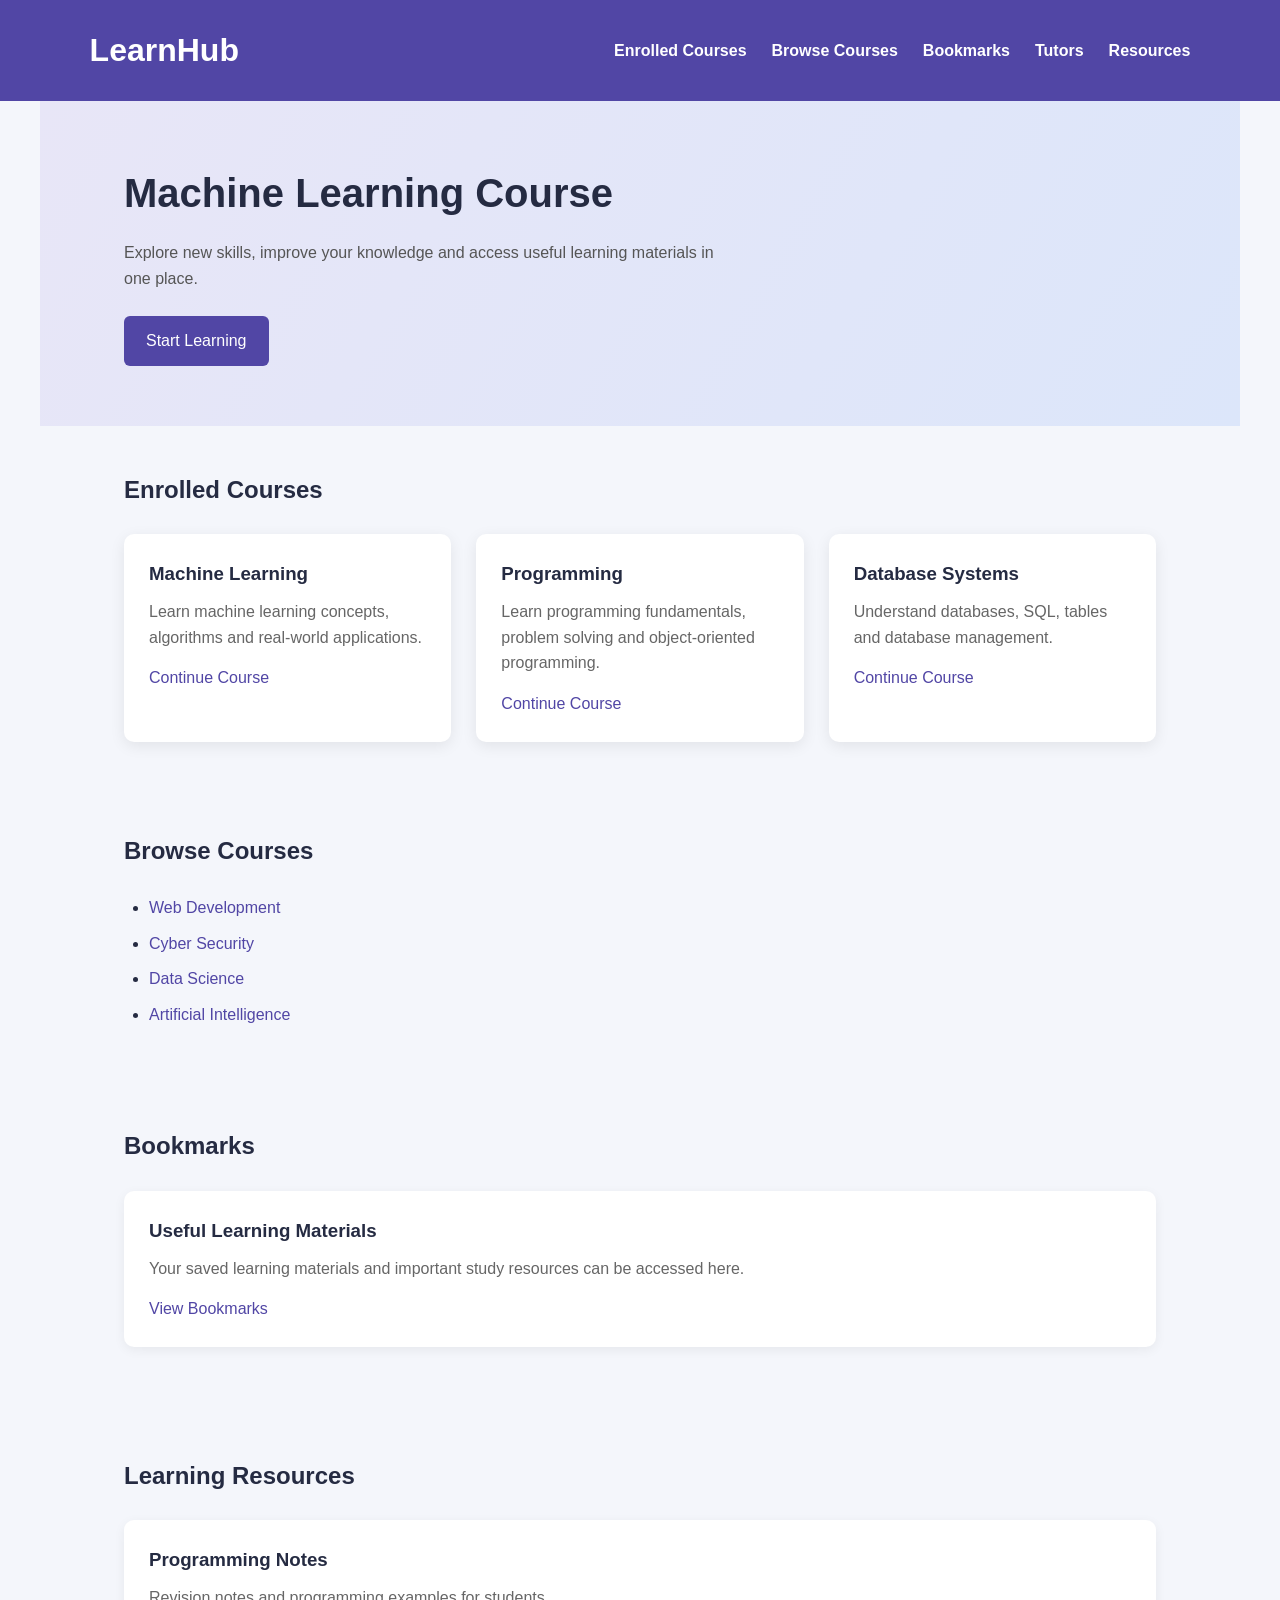
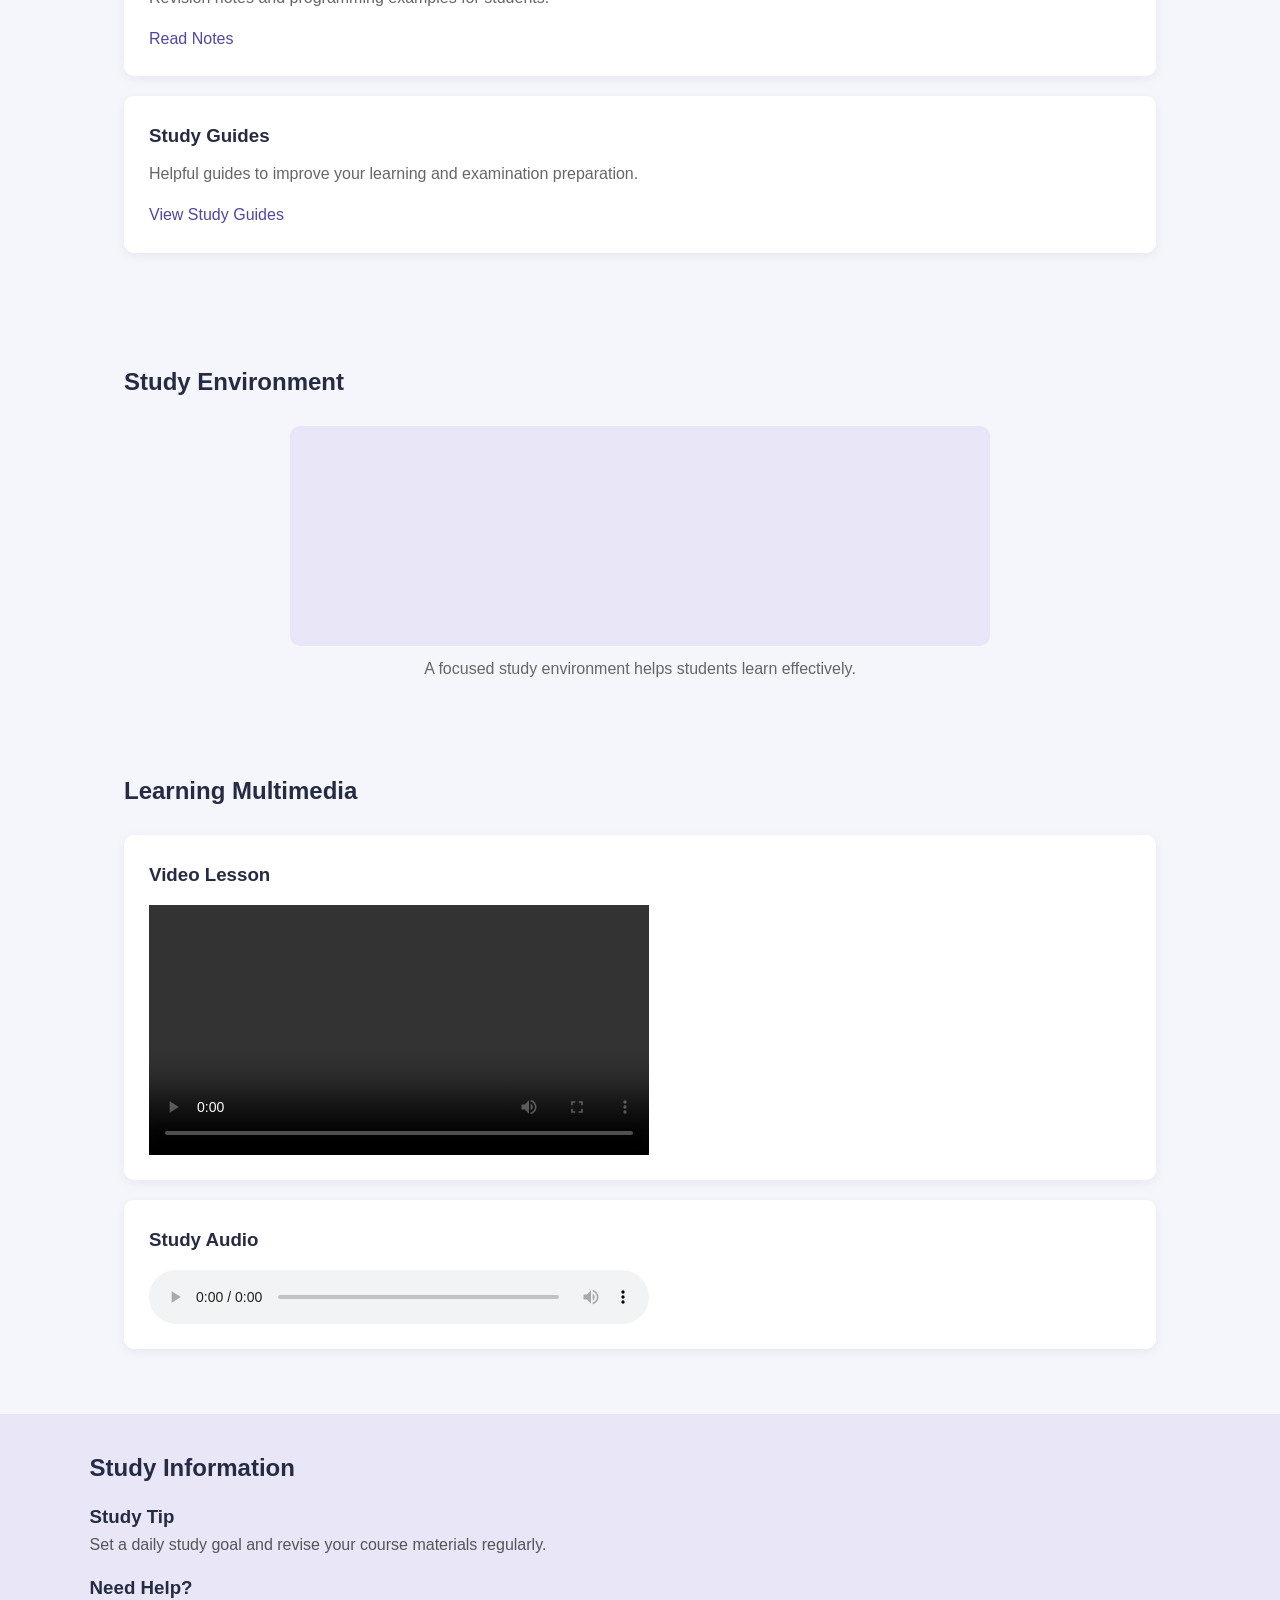
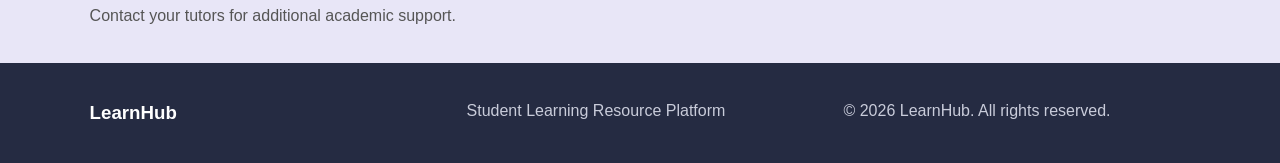
<file: Week1workshop/index.html>
<!DOCTYPE html>
<html lang="en">

<head>
    <meta charset="UTF-8">
    <meta name="viewport" content="width=device-width, initial-scale=1.0">
    <title>LearnHub - Student Learning Platform</title>
    <link rel="stylesheet" href="style.css">
</head>

<body>

    <header>
        <h1>LearnHub</h1>

        <nav>
            <ul>
                <li><a href="#courses">Enrolled Courses</a></li>
                <li><a href="#browse">Browse Courses</a></li>
                <li><a href="#bookmarks">Bookmarks</a></li>
                <li><a href="#tutors">Tutors</a></li>
                <li><a href="#resources">Resources</a></li>
            </ul>
        </nav>
    </header>

    <main>

        <section class="welcome">
            <div>
                <h2>Machine Learning Course</h2>
                <p>
                    Explore new skills, improve your knowledge
                    and access useful learning materials in one place.
                </p>
                <a class="button" href="#courses">Start Learning</a>
            </div>
        </section>

        <section id="courses">
            <h2>Enrolled Courses</h2>

            <div class="course-container">

                <article class="course">
                    <h3>Machine Learning</h3>
                    <p>
                        Learn machine learning concepts,
                        algorithms and real-world applications.
                    </p>
                    <a href="#resources">Continue Course</a>
                </article>

                <article class="course">
                    <h3>Programming</h3>
                    <p>
                        Learn programming fundamentals,
                        problem solving and object-oriented programming.
                    </p>
                    <a href="#resources">Continue Course</a>
                </article>

                <article class="course">
                    <h3>Database Systems</h3>
                    <p>
                        Understand databases, SQL, tables
                        and database management.
                    </p>
                    <a href="#resources">Continue Course</a>
                </article>

            </div>
        </section>

        <section id="browse">
            <h2>Browse Courses</h2>
            <ul class="course-list">
                <li><a href="#courses">Web Development</a></li>
                <li><a href="#courses">Cyber Security</a></li>
                <li><a href="#courses">Data Science</a></li>
                <li><a href="#courses">Artificial Intelligence</a></li>
            </ul>
        </section>

        <section id="bookmarks">
            <h2>Bookmarks</h2>

            <article class="info-card">
                <h3>Useful Learning Materials</h3>
                <p>
                    Your saved learning materials and important
                    study resources can be accessed here.
                </p>
                <a href="#resources">View Bookmarks</a>
            </article>
        </section>

        <section id="resources">
            <h2>Learning Resources</h2>

            <article class="info-card">
                <h3>Programming Notes</h3>
                <p>
                    Revision notes and programming examples
                    for students.
                </p>
                <a href="#multimedia">Read Notes</a>
            </article>

            <article class="info-card">
                <h3>Study Guides</h3>
                <p>
                    Helpful guides to improve your learning
                    and examination preparation.
                </p>
                <a href="#multimedia">View Study Guides</a>
            </article>
        </section>

        <section>
            <h2>Study Environment</h2>

            <figure>
                <div class="study-picture"></div>
                <figcaption>
                    A focused study environment helps students learn effectively.
                </figcaption>
            </figure>
        </section>

        <section id="multimedia">
            <h2>Learning Multimedia</h2>

            <article class="info-card">
                <h3>Video Lesson</h3>
                <video controls width="500"></video>
            </article>

            <article class="info-card">
                <h3>Study Audio</h3>
                <audio controls></audio>
            </article>
        </section>

    </main>

    <aside id="tutors">
        <h2>Study Information</h2>

        <h3>Study Tip</h3>
        <p>
            Set a daily study goal and revise your course materials regularly.
        </p>

        <h3>Need Help?</h3>
        <p>
            Contact your tutors for additional academic support.
        </p>
    </aside>

    <footer>
        <h3>LearnHub</h3>
        <p>Student Learning Resource Platform</p>
        <p>&copy; 2026 LearnHub. All rights reserved.</p>
    </footer>

</body>
</html>
</file>
<file: Week1workshop/style.css>
* {
    margin: 0;
    padding: 0;
    box-sizing: border-box;
}

body {
    font-family: Arial, sans-serif;
    background-color: #f4f6fb;
    color: #252b42;
    line-height: 1.6;
}

a {
    color: #5146a5;
    text-decoration: none;
}

a:hover {
    color: #e0789b;
    text-decoration: underline;
}

header {
    background-color: #5146a5;
    color: white;
    padding: 25px 7%;
    display: flex;
    justify-content: space-between;
    align-items: center;
    gap: 20px;
    flex-wrap: wrap;
}

header h1 {
    font-size: 32px;
}

nav ul {
    list-style: none;
    display: flex;
    flex-direction: row;
    justify-content: center;
    align-items: center;
    gap: 25px;
    flex-wrap: wrap;
}

nav a {
    color: white;
    font-weight: bold;
}

nav a:hover {
    color: #ddd8ff;
}

main {
    max-width: 1200px;
    margin: auto;
}

.welcome {
    min-height: 320px;
    padding: 60px 7%;
    background: linear-gradient(120deg, #e8e6f7, #dce6fa);
    display: flex;
    justify-content: flex-start;
    align-items: center;
}

.welcome h2 {
    font-size: 40px;
    margin-bottom: 15px;
}

.welcome p {
    max-width: 600px;
    color: #555;
    margin-bottom: 25px;
}

.button {
    display: inline-block;
    background-color: #5146a5;
    color: white;
    padding: 12px 22px;
    border-radius: 6px;
}

.button:hover {
    background-color: #393078;
    color: white;
}

main > section {
    padding: 45px 7%;
}

main > section h2 {
    margin-bottom: 25px;
}

.course-container {
    display: flex;
    flex-direction: row;
    justify-content: space-between;
    align-items: stretch;
    gap: 25px;
    flex-wrap: wrap;
}

.course {
    background-color: white;
    flex: 1;
    min-width: 250px;
    padding: 25px;
    border-radius: 10px;
    box-shadow: 0 4px 15px rgba(0, 0, 0, 0.08);
    transition: transform 0.3s;
}

.course:hover {
    transform: translateY(-5px);
}

.course h3 {
    margin-bottom: 10px;
}

.course p {
    color: #666;
    margin-bottom: 15px;
}

.course-list {
    padding-left: 25px;
}

.course-list li {
    margin: 10px 0;
}

.info-card {
    background-color: white;
    padding: 25px;
    margin-bottom: 20px;
    border-radius: 10px;
    box-shadow: 0 3px 12px rgba(0, 0, 0, 0.06);
}

.info-card p {
    color: #666;
    margin: 10px 0 15px;
}

figure {
    max-width: 700px;
    margin: auto;
}

.study-picture {
    height: 220px;
    background-color: #e8e6f7;
    border-radius: 10px;
}

figcaption {
    text-align: center;
    color: #666;
    margin-top: 10px;
}

video {
    display: block;
    max-width: 100%;
    margin-top: 15px;
}

audio {
    display: block;
    width: 100%;
    max-width: 500px;
    margin-top: 15px;
}

aside {
    background-color: #e8e6f7;
    padding: 35px 7%;
}

aside h2 {
    margin-bottom: 15px;
}

aside h3 {
    margin-top: 15px;
}

aside p {
    color: #555;
}

footer {
    background-color: #252b42;
    color: white;
    padding: 35px 7%;
    display: grid;
    grid-template-columns: repeat(3, 1fr);
    gap: 30px;
}

footer p {
    color: #c9ccda;
}

@media (max-width: 900px) {
    header {
        flex-direction: column;
        text-align: center;
    }

    .course {
        flex: 1 1 45%;
    }

    footer {
        grid-template-columns: repeat(2, 1fr);
    }
}

@media (max-width: 600px) {
    header {
        padding: 20px;
    }

    nav ul {
        flex-direction: column;
        gap: 12px;
    }

    .welcome {
        padding: 40px 20px;
        text-align: center;
    }

    .welcome h2 {
        font-size: 30px;
    }

    main > section {
        padding: 35px 20px;
    }

    .course-container {
        flex-direction: column;
    }

    .course {
        width: 100%;
    }

    footer {
        grid-template-columns: 1fr;
    }

    aside {
        padding: 30px 20px;
    }
}
</file>
